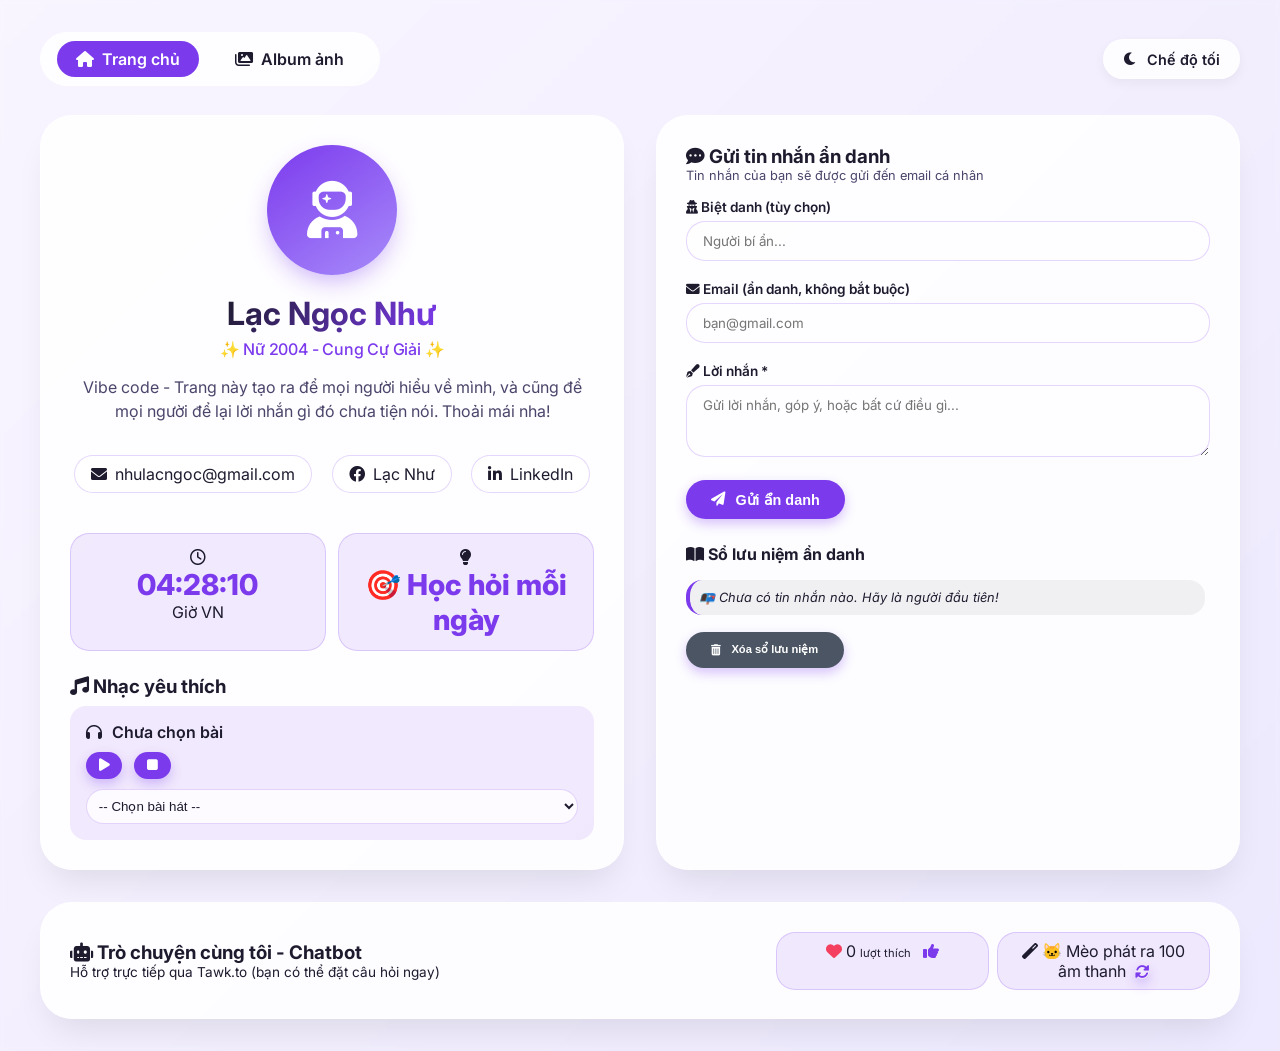
<file: index.html>
<!doctype html>
<html lang="vi">
  <head>
    <meta charset="UTF-8" />
    <meta
      name="viewport"
      content="width=device-width, initial-scale=1.0, user-scalable=yes"
    />
    <title>Giới thiệu | Lạc Ngọc Như ✨</title>
    <!-- Font Awesome 6 -->
    <link
      rel="stylesheet"
      href="https://cdnjs.cloudflare.com/ajax/libs/font-awesome/6.0.0-beta3/css/all.min.css"
    />
    <!-- Google Fonts -->
    <link
      href="https://fonts.googleapis.com/css2?family=Inter:opsz,wght@14..32,300;14..32,400;14..32,600;14..32,700&family=Space+Grotesk:wght@400;500;600&display=swap"
      rel="stylesheet"
    />
    <link rel="stylesheet" href="style.css" />
  </head>
  <body>
    <!-- Hiệu ứng mưa trái tim (canvas) -->
    <canvas id="heartRainCanvas"></canvas>

    <div class="container">
      <div class="header-bar">
        <nav class="main-nav">
          <a href="index.html" class="nav-link active"
            ><i class="fas fa-home"></i> Trang chủ</a
          >
          <a href="album.html" class="nav-link"
            ><i class="fas fa-images"></i> Album ảnh</a
          >
        </nav>
        <div class="theme-toggle" id="darkModeToggle">
          <i class="fas fa-moon" id="themeIcon"></i>
          <span id="themeText">Chế độ tối</span>
        </div>
      </div>

      <div class="grid">
        <!-- Cột trái: Thông tin cá nhân -->
        <div class="card">
          <div class="profile">
            <div class="avatar">
              <i class="fas fa-user-astronaut"></i>
            </div>
            <h1>Lạc Ngọc Như</h1>
            <div class="tagline">✨ Nữ 2004 - Cung Cự Giải ✨</div>
            <div class="bio">
              Vibe code - Trang này tạo ra để mọi người hiểu về mình, và cũng để
              mọi người để lại lời nhắn gì đó chưa tiện nói. Thoải mái nha!
            </div>
            <div class="social-links">
              <a href="mailto:nhulacngoc@gmail.com"
                ><i class="fas fa-envelope"></i> nhulacngoc@gmail.com</a
              >
              <a href="https://www.facebook.com/lacnhu04" target="_blank"
                ><i class="fab fa-facebook"></i> Lạc Như</a
              >
              <a
                href="https://www.linkedin.com/in/nh%C6%B0-l%E1%BA%A1c-ng%E1%BB%8Dc-947009350/"
                target="_blank"
                ><i class="fab fa-linkedin-in"></i> LinkedIn</a
              >
            </div>
          </div>

          <div class="fun-stats" style="margin-top: 1.5rem">
            <div class="stat-card">
              <i class="far fa-clock"></i>
              <div class="stat-number" id="liveClock">--:--:--</div>
              <div>Giờ VN</div>
            </div>
            <div class="stat-card">
              <i class="fas fa-lightbulb"></i>
              <div class="stat-number" id="randomQuote">✨</div>
            </div>
          </div>

          <!-- 🎵 Music Player -->
          <div style="margin-top: 1.5rem">
            <h3><i class="fas fa-music"></i> Nhạc yêu thích</h3>
            <div class="music-player">
              <div class="music-info">
                <i class="fas fa-headphones"></i>
                <span id="songName">Chưa chọn bài</span>
              </div>
              <div class="music-controls">
                <button id="playSongBtn"><i class="fas fa-play"></i></button>
                <button id="stopSongBtn"><i class="fas fa-stop"></i></button>
              </div>
              <select id="songSelect" class="song-select">
                <option value="">-- Chọn bài hát --</option>
                <option
                  value="https://www.soundhelix.com/examples/mp3/SoundHelix-Song-1.mp3"
                >
                  🎵 Nhạc thư giãn 1
                </option>
                <option
                  value="https://www.soundhelix.com/examples/mp3/SoundHelix-Song-2.mp3"
                >
                  🎵 Nhạc thư giãn 2
                </option>
                <option
                  value="https://www.soundhelix.com/examples/mp3/SoundHelix-Song-3.mp3"
                >
                  🎵 Nhạc thư giãn 3
                </option>
              </select>
              <audio
                id="audioPlayer"
                controls
                style="width: 100%; margin-top: 10px; display: none"
              ></audio>
            </div>
          </div>
        </div>

        <!-- Cột phải: Form ẩn danh + guestbook -->
        <div class="card">
          <h3><i class="fas fa-comment-dots"></i> Gửi tin nhắn ẩn danh</h3>
          <p
            style="
              font-size: 0.8rem;
              margin-bottom: 1rem;
              color: var(--text-secondary);
            "
          >
            Tin nhắn của bạn sẽ được gửi đến email cá nhân
          </p>
          <form
            id="anonymousForm"
            action="https://formspree.io/f/myklbebk"
            method="POST"
          >
            <div class="form-group">
              <label
                ><i class="fas fa-user-secret"></i> Biệt danh (tùy chọn)</label
              >
              <input
                type="text"
                name="name"
                placeholder="Người bí ẩn..."
                id="anonName"
              />
            </div>
            <div class="form-group">
              <label
                ><i class="fas fa-envelope"></i> Email (ẩn danh, không bắt
                buộc)</label
              >
              <input type="email" name="email" placeholder="bạn@gmail.com" />
            </div>
            <div class="form-group">
              <label><i class="fas fa-pen-fancy"></i> Lời nhắn *</label>
              <textarea
                name="message"
                rows="3"
                placeholder="Gửi lời nhắn, góp ý, hoặc bất cứ điều gì..."
                required
              ></textarea>
            </div>
            <button type="submit">
              <i class="fas fa-paper-plane"></i> Gửi ẩn danh
            </button>
            <div id="formStatus" class="form-status"></div>
          </form>

          <div style="margin-top: 1.6rem">
            <h4><i class="fas fa-book-open"></i> Sổ lưu niệm ẩn danh</h4>
            <div class="guestbook-list" id="guestbookList">
              <div class="guest-message">
                <i>Chưa có lời nhắn nào, hãy là người đầu tiên!</i>
              </div>
            </div>
            <button
              id="clearGuestbookBtn"
              style="background: #4b5563; margin-top: 8px; font-size: 0.7rem"
            >
              <i class="fas fa-trash-alt"></i> Xóa sổ lưu niệm
            </button>
          </div>
        </div>

        <!-- Dòng bot chat + tính năng thú vị -->
        <div class="card full-width">
          <div
            style="
              display: flex;
              justify-content: space-between;
              align-items: center;
              flex-wrap: wrap;
              gap: 15px;
            "
          >
            <div>
              <h3>
                <i class="fas fa-robot"></i> Trò chuyện cùng tôi - Chatbot
              </h3>
              <p style="font-size: 0.85rem">
                Hỗ trợ trực tiếp qua Tawk.to (bạn có thể đặt câu hỏi ngay)
              </p>
            </div>
            <div class="fun-stats" style="margin: 0; gap: 0.5rem">
              <div class="stat-card" style="padding: 0.5rem 0.8rem">
                <i class="fas fa-heart" style="color: #f43f5e"></i>
                <span id="likeCount">0</span>
                <span style="font-size: 0.7rem">lượt thích</span>
                <button
                  id="likeBtn"
                  style="
                    background: none;
                    color: var(--accent);
                    padding: 0;
                    margin-left: 8px;
                    box-shadow: none;
                    font-size: 1rem;
                  "
                >
                  <i class="fas fa-thumbs-up"></i>
                </button>
              </div>
              <div class="stat-card" style="padding: 0.5rem 0.8rem">
                <i class="fas fa-magic"></i>
                <span id="funFact">Click để có fact hay</span>
                <button
                  id="newFactBtn"
                  style="
                    background: none;
                    color: var(--accent);
                    padding: 0;
                    margin-left: 5px;
                  "
                >
                  <i class="fas fa-sync-alt"></i>
                </button>
              </div>
            </div>
          </div>
        </div>
      </div>
    </div>

    <script src="script.js"></script>
    <!-- Tawk.to Widget Script -->
    <script type="text/javascript">
      var Tawk_API = Tawk_API || {},
        Tawk_LoadStart = new Date();
      (function () {
        var s1 = document.createElement("script"),
          s0 = document.getElementsByTagName("script")[0];
        s1.async = true;
        s1.src = "https://embed.tawk.to/66f86534e5982d6c7bb61f6a/1i8t4mm94";
        s1.charset = "UTF-8";
        s1.setAttribute("crossorigin", "*");
        s0.parentNode.insertBefore(s1, s0);
      })();
    </script>
  </body>
</html>
</file>
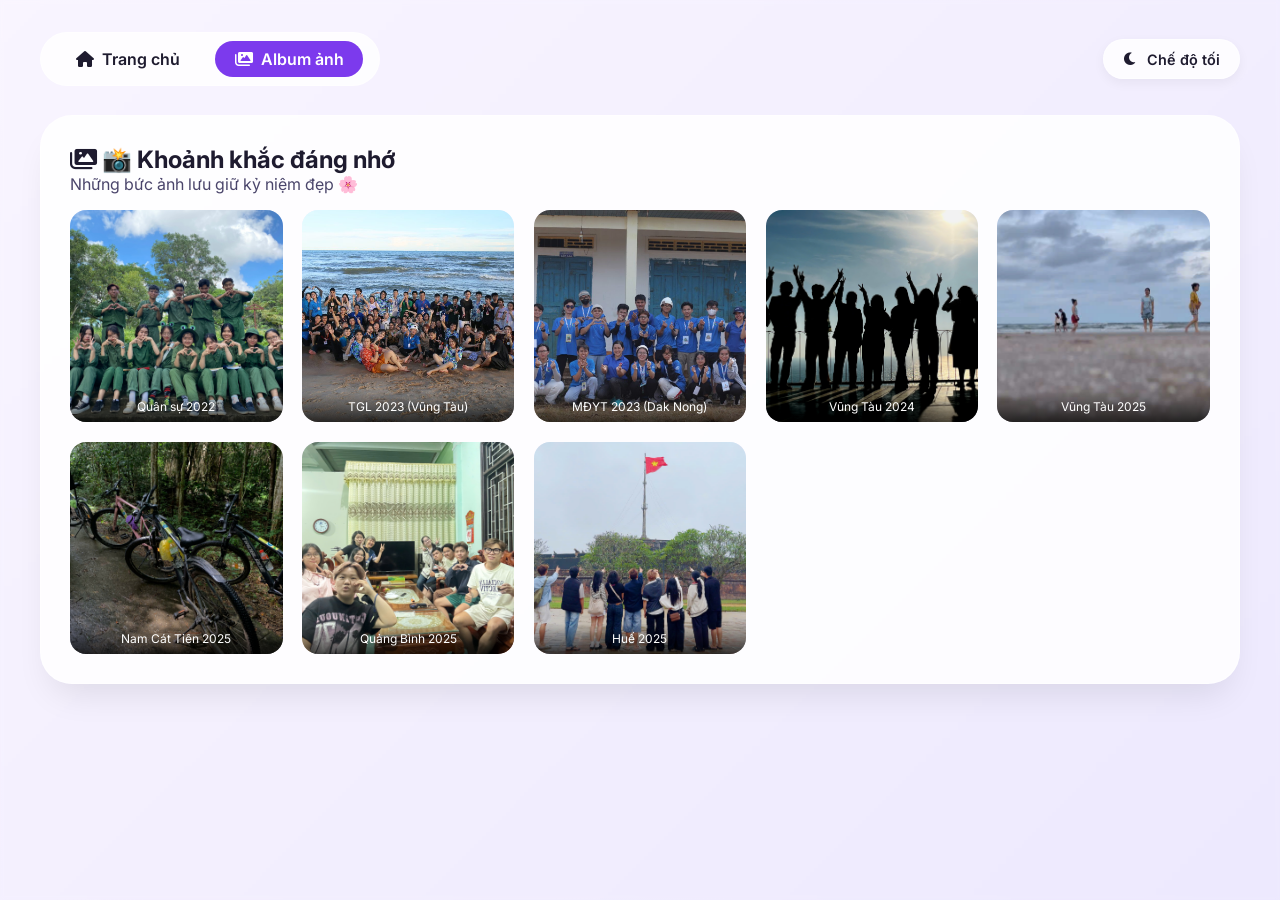
<file: album.html>
<!doctype html>
<html lang="vi">
  <head>
    <meta charset="UTF-8" />
    <meta
      name="viewport"
      content="width=device-width, initial-scale=1.0, user-scalable=yes"
    />
    <title>Album ảnh | Lạc Ngọc Như ✨</title>
    <link
      rel="stylesheet"
      href="https://cdnjs.cloudflare.com/ajax/libs/font-awesome/6.0.0-beta3/css/all.min.css"
    />
    <link
      href="https://fonts.googleapis.com/css2?family=Inter:opsz,wght@14..32,300;400;600;700&family=Space+Grotesk:wght@400;500;600&display=swap"
      rel="stylesheet"
    />
    <link rel="stylesheet" href="style.css" />
  </head>
  <body>
    <canvas id="heartRainCanvas"></canvas>

    <div class="container">
      <div class="header-bar">
        <nav class="main-nav">
          <a href="index.html" class="nav-link"
            ><i class="fas fa-home"></i> Trang chủ</a
          >
          <a href="album.html" class="nav-link active"
            ><i class="fas fa-images"></i> Album ảnh</a
          >
        </nav>
        <div class="theme-toggle" id="darkModeToggle">
          <i class="fas fa-moon" id="themeIcon"></i>
          <span id="themeText">Chế độ tối</span>
        </div>
      </div>

      <div class="card full-width">
        <h2><i class="fas fa-images"></i> 📸 Khoảnh khắc đáng nhớ</h2>
        <p style="margin-bottom: 1rem; color: var(--text-secondary)">
          Những bức ảnh lưu giữ kỷ niệm đẹp 🌸
        </p>
        <div class="album-grid" id="albumGrid"></div>

        <!-- Modal xem ảnh lớn -->
        <div id="imageModal" class="modal">
          <span class="modal-close">&times;</span>
          <img class="modal-content" id="modalImage" />
          <div id="modalCaption"></div>
        </div>
      </div>
    </div>

    <script src="script.js"></script>
  </body>
</html>
</file>
<file: style.css>
* {
  margin: 0;
  padding: 0;
  box-sizing: border-box;
  transition:
    background-color 0.3s ease,
    color 0.2s ease,
    border-color 0.2s ease,
    box-shadow 0.2s ease;
}

:root {
  --bg-gradient-start: #f9f5ff;
  --bg-gradient-end: #ede9fe;
  --card-bg: rgba(255, 255, 255, 0.85);
  --text-primary: #1e1b2f;
  --text-secondary: #4a456b;
  --accent: #7c3aed;
  --accent-glow: #a78bfa;
  --border-light: rgba(124, 58, 237, 0.2);
  --shadow: 0 20px 35px -12px rgba(0, 0, 0, 0.1);
  --glass-border: 1px solid rgba(255, 255, 255, 0.5);
  --btn-bg: #ffffffcc;
  --code-bg: #f3f0ff;
  --footer-text: #5b558c;
}

body.dark {
  --bg-gradient-start: #0b0a1a;
  --bg-gradient-end: #12102a;
  --card-bg: rgba(20, 18, 40, 0.85);
  --text-primary: #f0eefc;
  --text-secondary: #b9b3e6;
  --accent: #c084fc;
  --accent-glow: #d8b4fe;
  --border-light: rgba(192, 132, 252, 0.3);
  --shadow: 0 20px 35px -12px rgba(0, 0, 0, 0.5);
  --glass-border: 1px solid rgba(255, 255, 255, 0.15);
  --btn-bg: #2d2a4ecc;
  --code-bg: #1e1c3a;
  --footer-text: #9f9ad4;
}

body {
  font-family: "Inter", sans-serif;
  background: linear-gradient(
    135deg,
    var(--bg-gradient-start),
    var(--bg-gradient-end)
  );
  color: var(--text-primary);
  min-height: 100vh;
  padding: 2rem 1.5rem;
  backdrop-filter: blur(2px);
}

.container {
  max-width: 1200px;
  margin: 0 auto;
}

.header-bar {
  display: flex;
  justify-content: flex-end;
  margin-bottom: 1.8rem;
}

.theme-toggle {
  background: var(--btn-bg);
  backdrop-filter: blur(8px);
  border: var(--glass-border);
  border-radius: 60px;
  padding: 0.65rem 1.2rem;
  font-weight: 600;
  font-size: 0.9rem;
  cursor: pointer;
  display: flex;
  align-items: center;
  gap: 10px;
  color: var(--text-primary);
  box-shadow: 0 4px 12px rgba(0, 0, 0, 0.05);
  transition: transform 0.2s;
}

.theme-toggle:hover {
  transform: scale(1.02);
  background: var(--accent);
  color: white;
  border-color: var(--accent);
}

.grid {
  display: grid;
  grid-template-columns: 1fr 1fr;
  gap: 2rem;
}

.card {
  background: var(--card-bg);
  backdrop-filter: blur(12px);
  border-radius: 2rem;
  border: var(--glass-border);
  padding: 1.8rem;
  box-shadow: var(--shadow);
  transition: all 0.25s;
}

.full-width {
  grid-column: span 2;
}

.profile {
  display: flex;
  flex-direction: column;
  align-items: center;
  text-align: center;
}

.avatar {
  width: 130px;
  height: 130px;
  background: linear-gradient(145deg, var(--accent), var(--accent-glow));
  border-radius: 50%;
  display: flex;
  align-items: center;
  justify-content: center;
  font-size: 3.6rem;
  color: white;
  margin-bottom: 1.2rem;
  box-shadow: 0 10px 25px -5px rgba(124, 58, 237, 0.4);
}

h1 {
  font-size: 2rem;
  font-weight: 700;
  background: linear-gradient(120deg, var(--text-primary), var(--accent));
  background-clip: text;
  -webkit-background-clip: text;
  color: transparent;
}

.tagline {
  margin-top: 0.4rem;
  font-weight: 500;
  color: var(--accent);
  letter-spacing: -0.2px;
}

.bio {
  margin: 1rem 0;
  line-height: 1.5;
  color: var(--text-secondary);
}

.social-links {
  display: flex;
  gap: 1.2rem;
  margin: 1rem 0;
  flex-wrap: wrap;
  justify-content: center;
}

.social-links a {
  background: var(--btn-bg);
  border-radius: 40px;
  padding: 0.5rem 1rem;
  font-size: 1rem;
  text-decoration: none;
  color: var(--text-primary);
  display: inline-flex;
  align-items: center;
  gap: 8px;
  border: 1px solid var(--border-light);
  transition: all 0.2s;
}

.social-links a:hover {
  background: var(--accent);
  color: white;
  transform: translateY(-3px);
}

.skills {
  display: flex;
  flex-wrap: wrap;
  gap: 0.6rem;
  margin-top: 1rem;
}

.skill-pill {
  background: var(--code-bg);
  padding: 0.3rem 1rem;
  border-radius: 40px;
  font-size: 0.8rem;
  font-weight: 500;
  color: var(--accent);
  border: 1px solid var(--border-light);
}

.form-group {
  margin-bottom: 1.2rem;
}

label {
  font-weight: 600;
  display: block;
  margin-bottom: 0.4rem;
  font-size: 0.85rem;
}

input,
textarea {
  width: 100%;
  background: rgba(255, 255, 255, 0.2);
  border: 1px solid var(--border-light);
  border-radius: 1.2rem;
  padding: 0.7rem 1rem;
  font-family: inherit;
  color: var(--text-primary);
  resize: vertical;
}

body.dark input,
body.dark textarea {
  background: rgba(0, 0, 0, 0.3);
}

button {
  background: var(--accent);
  border: none;
  color: white;
  font-weight: 600;
  padding: 0.7rem 1.6rem;
  border-radius: 2rem;
  cursor: pointer;
  display: inline-flex;
  align-items: center;
  gap: 10px;
  font-size: 0.9rem;
  transition: 0.2s;
  box-shadow: 0 5px 12px rgba(124, 58, 237, 0.3);
}

button:hover {
  background: var(--accent-glow);
  transform: scale(0.98);
}

.form-status {
  margin-top: 0.8rem;
  font-size: 0.85rem;
  font-weight: 500;
}

.fun-stats {
  display: flex;
  justify-content: space-between;
  flex-wrap: wrap;
  gap: 0.8rem;
  margin-top: 1rem;
}

.stat-card {
  background: rgba(124, 58, 237, 0.1);
  border-radius: 1.2rem;
  padding: 0.8rem;
  text-align: center;
  flex: 1;
  border: 1px solid var(--border-light);
}

.stat-number {
  font-size: 1.8rem;
  font-weight: 800;
  color: var(--accent);
}

.guestbook-list {
  margin-top: 1rem;
  max-height: 180px;
  overflow-y: auto;
  padding-right: 5px;
}

.guest-message {
  background: rgba(0, 0, 0, 0.05);
  border-radius: 1rem;
  padding: 0.6rem;
  margin-bottom: 0.6rem;
  font-size: 0.8rem;
  border-left: 4px solid var(--accent);
}

.guest-name {
  font-weight: bold;
  color: var(--accent);
}

@media (max-width: 800px) {
  .grid {
    grid-template-columns: 1fr;
    gap: 1.5rem;
  }
  .full-width {
    grid-column: span 1;
  }
  body {
    padding: 1rem;
  }
}

@keyframes fadeSlide {
  from {
    opacity: 0;
    transform: translateY(12px);
  }
  to {
    opacity: 1;
    transform: translateY(0);
  }
}

.card {
  animation: fadeSlide 0.5s ease-out;
}

footer {
  text-align: center;
  margin-top: 2.5rem;
  font-size: 0.8rem;
  color: var(--footer-text);
}

/* === ALBUM ẢNH === */
.album-grid {
  display: grid;
  grid-template-columns: repeat(auto-fill, minmax(180px, 1fr));
  gap: 1.2rem;
  margin-top: 1rem;
}

.album-item {
  position: relative;
  border-radius: 1rem;
  overflow: hidden;
  cursor: pointer;
  aspect-ratio: 1;
  background: var(--code-bg);
  transition:
    transform 0.3s ease,
    box-shadow 0.3s ease;
}

.album-item:hover {
  transform: translateY(-5px);
  box-shadow: 0 10px 25px rgba(124, 58, 237, 0.3);
}

.album-item img {
  width: 100%;
  height: 100%;
  object-fit: cover;
  transition: transform 0.3s;
}

.album-item:hover img {
  transform: scale(1.05);
}

.album-caption {
  position: absolute;
  bottom: 0;
  left: 0;
  right: 0;
  background: linear-gradient(to top, rgba(0, 0, 0, 0.7), transparent);
  color: white;
  padding: 0.5rem;
  font-size: 0.75rem;
  text-align: center;
}

/* Modal ảnh lớn */
.modal {
  display: none;
  position: fixed;
  z-index: 9999;
  left: 0;
  top: 0;
  width: 100%;
  height: 100%;
  background-color: rgba(0, 0, 0, 0.9);
  backdrop-filter: blur(5px);
}

.modal-content {
  margin: auto;
  display: block;
  max-width: 90%;
  max-height: 80%;
  margin-top: 5%;
  border-radius: 1rem;
}

.modal-close {
  position: absolute;
  top: 20px;
  right: 35px;
  color: #f1f1f1;
  font-size: 40px;
  font-weight: bold;
  cursor: pointer;
}

#modalCaption {
  margin: auto;
  display: block;
  width: 80%;
  text-align: center;
  color: #ccc;
  padding: 10px 0;
}

/* Music Player */
.music-player {
  background: rgba(124, 58, 237, 0.1);
  border-radius: 1rem;
  padding: 1rem;
  margin-top: 0.5rem;
}

.music-info {
  display: flex;
  align-items: center;
  gap: 10px;
  margin-bottom: 10px;
  font-weight: 600;
}

.song-select {
  width: 100%;
  padding: 0.5rem;
  border-radius: 2rem;
  background: var(--btn-bg);
  border: 1px solid var(--border-light);
  color: var(--text-primary);
  margin-top: 10px;
}

.music-controls button {
  background: var(--accent);
  border: none;
  color: white;
  padding: 0.4rem 0.8rem;
  margin-right: 8px;
  border-radius: 2rem;
  cursor: pointer;
}

/* Thiệp chúc mừng */
.greeting-card {
  margin-top: 1rem;
}

.greeting-card textarea {
  width: 100%;
  border-radius: 1rem;
  padding: 0.8rem;
  margin-bottom: 0.8rem;
}

.greeting-display {
  margin-top: 1rem;
  padding: 1rem;
  background: linear-gradient(135deg, #ffe6f0, #ffd6e8);
  border-radius: 1rem;
  font-style: italic;
  color: #c41e3a;
  display: none;
  animation: fadeSlide 0.5s ease-out;
}

body.dark .greeting-display {
  background: linear-gradient(135deg, #2d1b2e, #3d1f3a);
  color: #ffb7c5;
}

/* Hiệu ứng mưa tim */
#heartRainCanvas {
  position: fixed;
  top: 0;
  left: 0;
  width: 100%;
  height: 100%;
  pointer-events: none;
  z-index: 9998;
}

/* Responsive album */
@media (max-width: 600px) {
  .album-grid {
    grid-template-columns: repeat(auto-fill, minmax(130px, 1fr));
    gap: 0.8rem;
  }
}
/* ===== MENU ĐIỀU HƯỚNG ===== */
.main-nav {
  display: flex;
  gap: 1rem;
  background: var(--btn-bg);
  backdrop-filter: blur(8px);
  padding: 0.5rem 1rem;
  border-radius: 60px;
  border: var(--glass-border);
}

.nav-link {
  text-decoration: none;
  color: var(--text-primary);
  font-weight: 600;
  padding: 0.5rem 1.2rem;
  border-radius: 40px;
  transition: all 0.2s;
  display: flex;
  align-items: center;
  gap: 8px;
}

.nav-link:hover,
.nav-link.active {
  background: var(--accent);
  color: white;
}

.header-bar {
  display: flex;
  justify-content: space-between;
  align-items: center;
  margin-bottom: 1.8rem;
  flex-wrap: wrap;
  gap: 1rem;
}
</file>
